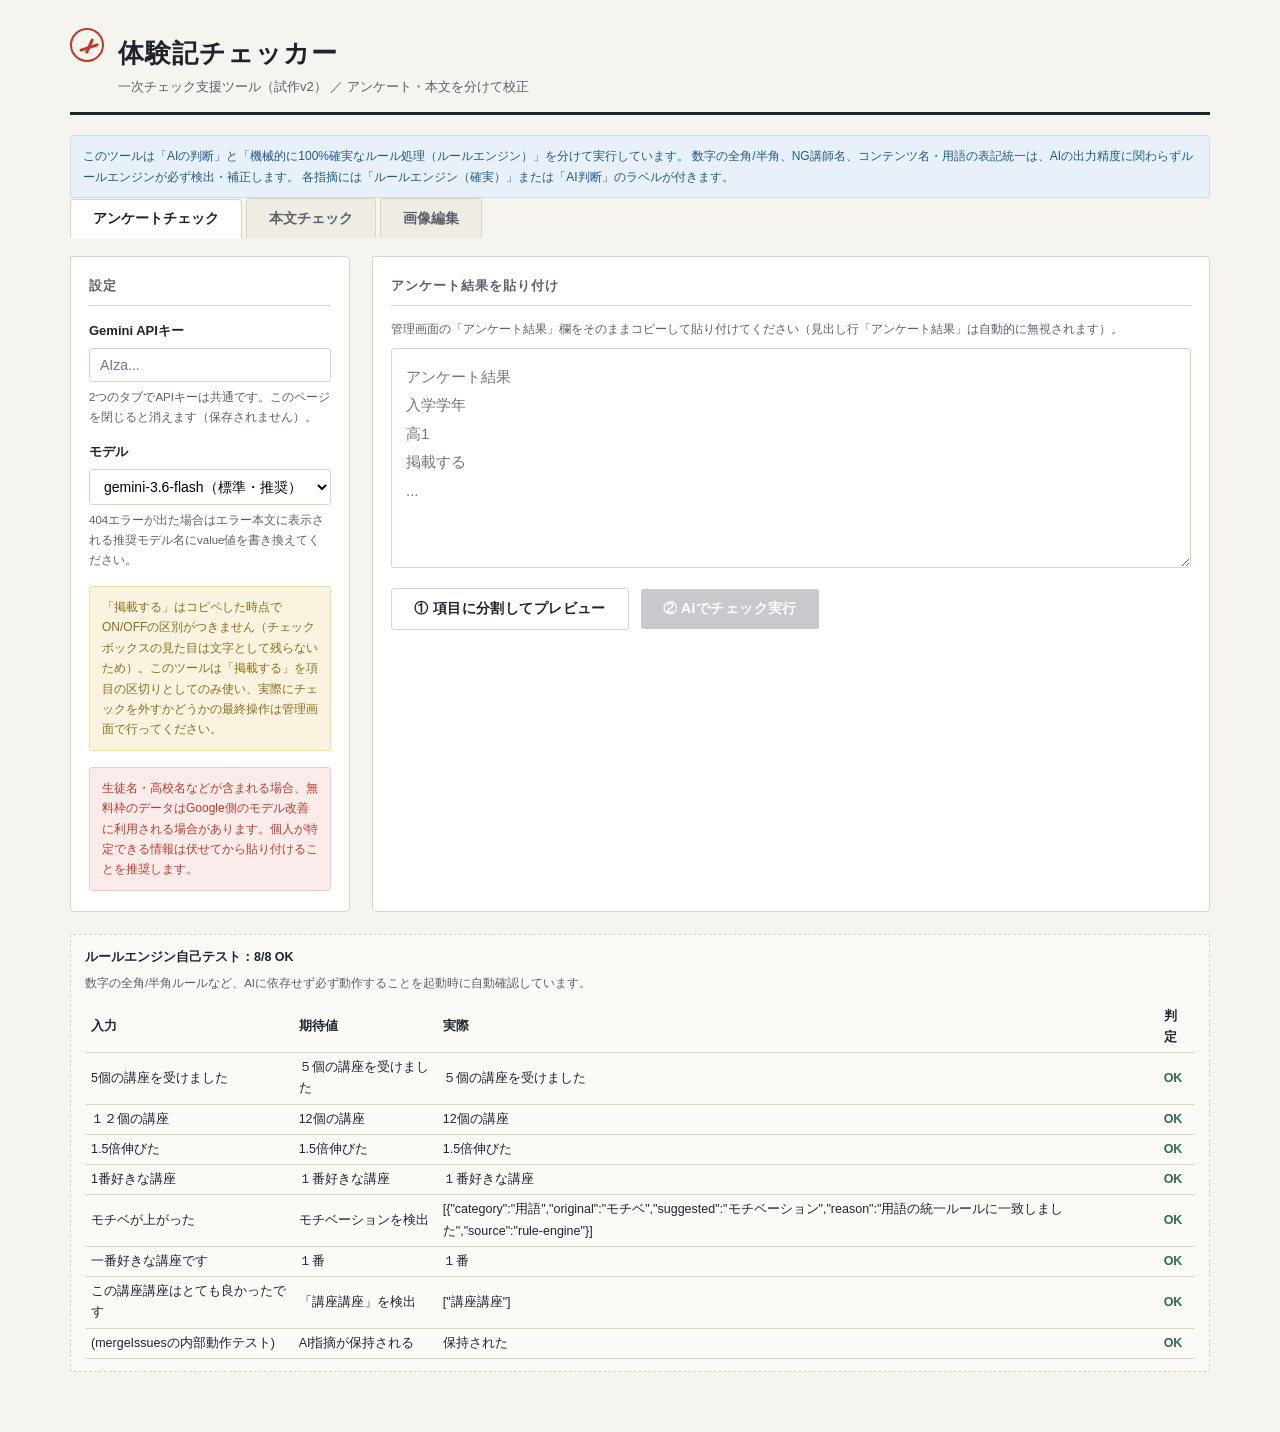
<file: index.html>
<!DOCTYPE html>
<html lang="ja">
<head>
<meta charset="UTF-8">
<title>体験記チェッカー</title>
<link rel="stylesheet" href="css/style.css">
</head>
<body>
<div class="wrap">

  <header>
    <div class="mark"></div>
    <div>
      <h1>体験記チェッカー</h1>
      <div class="sub">一次チェック支援ツール（試作v2） ／ アンケート・本文を分けて校正</div>
    </div>
  </header>

  <div class="info">
    このツールは「AIの判断」と「機械的に100%確実なルール処理（ルールエンジン）」を分けて実行しています。
    数字の全角/半角、NG講師名、コンテンツ名・用語の表記統一は、AIの出力精度に関わらずルールエンジンが必ず検出・補正します。
    各指摘には「ルールエンジン（確実）」または「AI判断」のラベルが付きます。
  </div>

  <div class="tabs">
    <button class="tab-btn active" data-tab="survey">アンケートチェック</button>
    <button class="tab-btn" data-tab="text">本文チェック</button>
    <button class="tab-btn" data-tab="image">画像編集</button>
  </div>

  <!-- ===================== アンケートタブ ===================== -->
  <div class="tab-panel active" id="tab-survey">
    <div class="grid">
      <div class="panel">
        <h2>設定</h2>
        <label for="apiKey1">Gemini APIキー</label>
        <input type="password" id="apiKey1" placeholder="AIza...">
        <div class="hint">2つのタブでAPIキーは共通です。このページを閉じると消えます（保存されません）。</div>

        <label for="model1">モデル</label>
        <select id="model1">
          <option value="gemini-3.6-flash" selected>gemini-3.6-flash（標準・推奨）</option>
          <option value="gemini-3.5-flash-lite">gemini-3.5-flash-lite（高速・大量処理向け）</option>
          <option value="gemini-3.1-pro">gemini-3.1-pro（高精度・長文脈・低レート）</option>
        </select>
        <div class="hint">404エラーが出た場合はエラー本文に表示される推奨モデル名にvalue値を書き換えてください。</div>

        <div class="note">
          「掲載する」はコピペした時点でON/OFFの区別がつきません（チェックボックスの見た目は文字として残らないため）。このツールは「掲載する」を項目の区切りとしてのみ使い、実際にチェックを外すかどうかの最終操作は管理画面で行ってください。
        </div>
        <div class="warn">
          生徒名・高校名などが含まれる場合、無料枠のデータはGoogle側のモデル改善に利用される場合があります。個人が特定できる情報は伏せてから貼り付けることを推奨します。
        </div>
      </div>

      <div class="panel">
        <h2>アンケート結果を貼り付け</h2>
        <div class="hint" style="margin-bottom:8px;">管理画面の「アンケート結果」欄をそのままコピーして貼り付けてください（見出し行「アンケート結果」は自動的に無視されます）。</div>
        <textarea id="surveyInput" placeholder="アンケート結果&#10;入学学年&#10;高1&#10;掲載する&#10;..."></textarea>

        <div class="runbar">
          <button class="run secondary" id="parseBtn">① 項目に分割してプレビュー</button>
          <button class="run" id="surveyRunBtn" disabled>② AIでチェック実行</button>
          <span class="status" id="surveyStatus"></span>
        </div>

        <div id="surveyParsePreview"></div>
        <div id="surveyResults"></div>
      </div>
    </div>
  </div>

  <!-- ===================== 本文タブ ===================== -->
  <div class="tab-panel" id="tab-text">
    <div class="grid">
      <div class="panel">
        <h2>設定</h2>
        <label for="apiKey2">Gemini APIキー</label>
        <input type="password" id="apiKey2" placeholder="AIza...">
        <div class="hint">2つのタブでAPIキーは共通です。</div>

        <label for="model2">モデル</label>
        <select id="model2">
          <option value="gemini-3.6-flash" selected>gemini-3.6-flash（標準・推奨）</option>
          <option value="gemini-3.5-flash-lite">gemini-3.5-flash-lite（高速・大量処理向け）</option>
          <option value="gemini-3.1-pro">gemini-3.1-pro（高精度・長文脈・低レート）</option>
        </select>

        <label>チェック内容</label>
        <div class="radio-row">
          <label><input type="radio" name="mode" value="proof" checked> 本文校正チェック</label>
          <label><input type="radio" name="mode" value="title"> タイトル案の生成</label>
        </div>

        <div class="warn">
          生徒名等を含む場合は無料枠へ送信する前に伏せ字にすることを推奨します。
        </div>
      </div>

      <div class="panel">
        <h2>本文入力</h2>
        <textarea id="inputText" placeholder="体験記本文を貼り付けてください"></textarea>
        <div class="countbar" id="charCount">0文字</div>
        <div class="runbar">
          <button class="run" id="runBtn">チェック実行</button>
          <span class="status" id="statusText"></span>
        </div>
        <div id="results"></div>
      </div>
    </div>
  </div>

  <!-- ===================== 画像編集タブ ===================== -->
  <div class="tab-panel" id="tab-image">
    <div class="grid">
      <div class="panel">
        <h2>設定</h2>
        <label for="recordUrl">元データのURL（末尾5桁からファイル名を自動生成）</label>
        <input type="text" id="recordUrl" placeholder="https://m24portal.toshin.com/.../edit/12345">
        <div class="hint">小画像は末尾+s、大画像は末尾+l のファイル名で書き出します。</div>

        <label for="imgFile">元画像を選択</label>
        <input type="file" id="imgFile" accept="image/*">

        <label>作成する画像</label>
        <div class="radio-row">
          <label><input type="radio" name="imgKind" value="small" checked> 小画像（正方形・50KB前後）</label>
          <label><input type="radio" name="imgKind" value="large"> 大画像（3:2・100KB前後）</label>
        </div>

        <label for="zoomSlider">拡大率</label>
        <input type="range" id="zoomSlider" min="20" max="300" value="100">
        <div class="hint">画面をドラッグして位置調整、ホイールまたはこのスライダーで拡大縮小できます。赤い点線は頭上の余白の目安です。</div>

        <div class="note">
          背景ぼかしは初回クリック時のみ数MBのモデルを読み込みます（数十秒かかる場合あり／オフライン環境では利用できません）。クロップ・リサイズ・ファイル名生成はモデル読み込み不要でその場で動作します。
        </div>
      </div>

      <div class="panel">
        <h2>クロップ・プレビュー</h2>
        <div class="crop-stage">
          <canvas id="cropCanvas" width="480" height="480" style="max-width:100%;border:1px solid var(--line);touch-action:none;cursor:grab;background:#fff;"></canvas>
          <div class="crop-guide" aria-hidden="true"></div>
        </div>

        <div class="runbar">
          <button class="run secondary" id="blurBtn">背景をぼかす（任意）</button>
          <span class="status" id="blurStatus"></span>
        </div>
        <div class="runbar" id="brushControls" style="display:none;">
          <label style="margin:0;">ブラシ：</label>
          <select id="brushMode">
            <option value="reveal-sharp">くっきり戻す（マスクの追加）</option>
            <option value="restore-blur">ぼかしを戻す（マスクの削除）</option>
          </select>
          <label style="margin:0;">サイズ：</label>
          <input type="range" id="brushSize" min="5" max="80" value="25">
        </div>

        <div class="runbar">
          <button class="run" id="exportBtn">この内容で書き出し（自動で目標サイズに調整）</button>
          <span class="status" id="exportStatus"></span>
        </div>
        <div id="exportResult"></div>
      </div>
    </div>
  </div>

  <div class="qa-panel" id="qaPanel"></div>

</div>

<script src="js/rules.js"></script>
<script src="js/rule-engine.js"></script>
<script src="js/gemini-client.js"></script>
<script src="js/app.js"></script>
<script src="js/image-editor.js"></script>
</body>
</html>
</file>
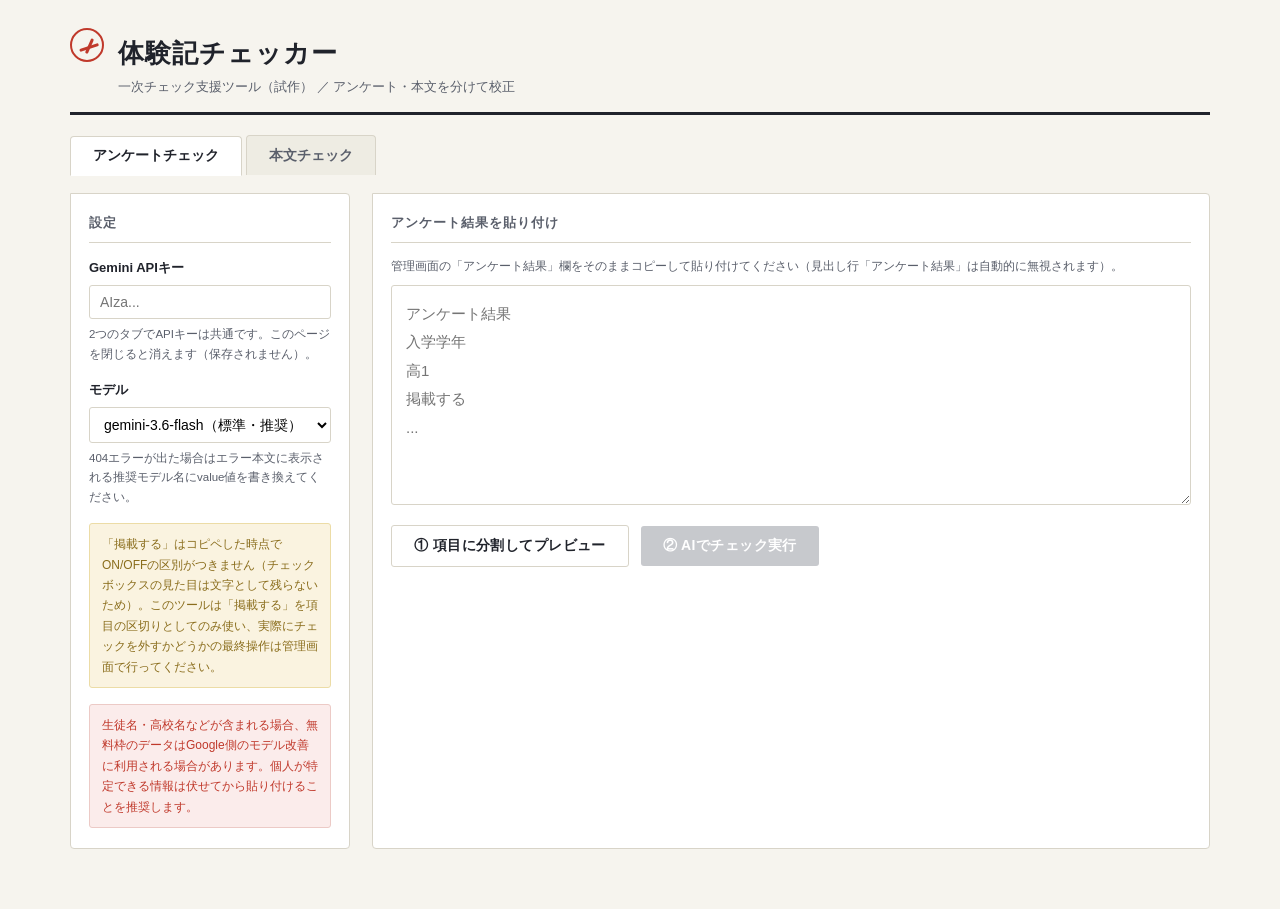
<file: taikenki_checker.html>
<!DOCTYPE html>
<html lang="ja">
<head>
<meta charset="UTF-8">
<title>体験記チェッカー</title>
<style>
  :root{
    --paper:#f6f4ee;
    --ink:#20232b;
    --ink-soft:#5a5f6b;
    --line:#d8d4c8;
    --red:#c0392b;
    --red-bg:#fbeceb;
    --green:#2f6b4f;
    --green-bg:#eaf3ee;
    --amber:#8a6d1c;
    --amber-bg:#faf3e0;
    --panel:#ffffff;
  }
  *{box-sizing:border-box;}
  body{
    margin:0;
    background:var(--paper);
    color:var(--ink);
    font-family:"Hiragino Kaku Gothic ProN","Yu Gothic",sans-serif;
    line-height:1.7;
  }
  .wrap{max-width:1180px;margin:0 auto;padding:28px 20px 60px;}

  header{
    display:flex;
    align-items:baseline;
    gap:14px;
    border-bottom:3px solid var(--ink);
    padding-bottom:14px;
    margin-bottom:20px;
  }
  header .mark{
    width:34px;height:34px;flex:none;
    border:2px solid var(--red);
    border-radius:50%;
    position:relative;
  }
  header .mark::after{
    content:"";position:absolute;left:7px;top:16px;width:20px;height:2.5px;
    background:var(--red);transform:rotate(-18deg);border-radius:2px;
  }
  header .mark::before{
    content:"";position:absolute;left:16px;top:8px;width:2.5px;height:16px;
    background:var(--red);transform:rotate(24deg);border-radius:2px;
  }
  h1{font-family:"Hiragino Mincho ProN","Yu Mincho",serif;font-size:26px;margin:0;letter-spacing:.04em;}
  header .sub{color:var(--ink-soft);font-size:13px;}

  .tabs{display:flex;gap:4px;margin-bottom:18px;}
  .tab-btn{
    padding:10px 22px;
    border:1px solid var(--line);
    border-bottom:none;
    background:#eeece3;
    color:var(--ink-soft);
    font-size:14px;
    font-weight:600;
    cursor:pointer;
    border-radius:4px 4px 0 0;
  }
  .tab-btn.active{background:var(--panel);color:var(--ink);border-bottom:1px solid var(--panel);position:relative;top:1px;}
  .tab-panel{display:none;}
  .tab-panel.active{display:block;}

  .grid{display:grid;grid-template-columns:280px 1fr;gap:22px;}
  @media (max-width:860px){.grid{grid-template-columns:1fr;}}

  .panel{background:var(--panel);border:1px solid var(--line);border-radius:0 4px 4px 4px;padding:18px 18px 20px;}
  .panel h2{font-size:13px;letter-spacing:.08em;color:var(--ink-soft);margin:0 0 14px;text-transform:uppercase;border-bottom:1px solid var(--line);padding-bottom:8px;}
  label{display:block;font-size:13px;font-weight:600;margin:14px 0 6px;}
  label:first-of-type{margin-top:0;}
  input[type=password],input[type=text],select{
    width:100%;padding:8px 10px;border:1px solid var(--line);border-radius:3px;font-size:14px;background:#fff;font-family:inherit;
  }
  .radio-row{display:flex;flex-direction:column;gap:6px;font-size:14px;}
  .radio-row label{display:flex;align-items:center;gap:8px;font-weight:400;margin:0;}
  .hint{font-size:11.5px;color:var(--ink-soft);margin-top:6px;}
  .warn{font-size:12px;background:var(--red-bg);color:var(--red);border:1px solid #eccac6;border-radius:3px;padding:10px 12px;margin-top:16px;}
  .note{font-size:12px;background:var(--amber-bg);color:var(--amber);border:1px solid #ecdca6;border-radius:3px;padding:10px 12px;margin-top:16px;}

  textarea{width:100%;min-height:220px;padding:14px;border:1px solid var(--line);border-radius:3px;font-size:15px;line-height:1.9;font-family:inherit;resize:vertical;}
  .countbar{display:flex;justify-content:flex-end;font-size:12px;color:var(--ink-soft);margin-top:4px;}
  .runbar{display:flex;align-items:center;gap:12px;margin-top:12px;flex-wrap:wrap;}
  button.run{background:var(--ink);color:#fff;border:none;padding:11px 22px;font-size:14px;font-weight:600;border-radius:3px;cursor:pointer;letter-spacing:.03em;}
  button.run.secondary{background:#fff;color:var(--ink);border:1px solid var(--line);}
  button.run:disabled{background:#9a9da5;opacity:.55;cursor:not-allowed;}
  .status{font-size:13px;color:var(--ink-soft);}

  .result-block{margin-top:26px;}
  .result-block h3{font-size:14px;margin:0 0 10px;padding-left:10px;border-left:4px solid var(--ink);}
  .issue{border:1px solid var(--line);border-left:4px solid var(--red);border-radius:3px;padding:12px 14px;margin-bottom:10px;background:#fff;}
  .issue.warn-type{border-left-color:var(--amber);}
  .issue .cat{display:inline-block;font-size:11px;color:var(--red);background:var(--red-bg);border-radius:20px;padding:2px 10px;margin-bottom:8px;}
  .issue.warn-type .cat{color:var(--amber);background:var(--amber-bg);}
  .issue .q{font-size:12px;color:var(--ink-soft);margin-bottom:4px;}
  .issue .orig{text-decoration:line-through;text-decoration-color:var(--red);color:#7a7d84;font-size:14.5px;}
  .issue .arrow{color:var(--ink-soft);margin:0 8px;}
  .issue .fix{color:var(--green);font-weight:600;font-size:14.5px;}
  .issue .reason{margin-top:6px;font-size:13px;color:var(--ink-soft);}
  .title-card{border:1px solid var(--line);border-left:4px solid var(--green);border-radius:3px;padding:12px 14px;margin-bottom:10px;background:#fff;font-size:14.5px;}
  .title-card .rank{font-size:11px;color:var(--green);background:var(--green-bg);border-radius:20px;padding:2px 10px;margin-right:10px;}
  .empty-ok{color:var(--green);font-size:14px;padding:10px 0;}
  .raw-error{background:var(--red-bg);border:1px solid #eccac6;color:var(--red);padding:12px;border-radius:3px;font-size:13px;white-space:pre-wrap;}

  table.parsed{width:100%;border-collapse:collapse;margin-top:14px;font-size:13px;}
  table.parsed th,table.parsed td{border:1px solid var(--line);padding:7px 9px;text-align:left;vertical-align:top;}
  table.parsed th{background:#eeece3;font-weight:600;}
  table.parsed td.blank{color:#b6b9c0;font-style:italic;}
  .parse-count{font-size:13px;color:var(--ink-soft);margin-top:8px;}
</style>
</head>
<body>
<div class="wrap">

  <header>
    <div class="mark"></div>
    <div>
      <h1>体験記チェッカー</h1>
      <div class="sub">一次チェック支援ツール（試作） ／ アンケート・本文を分けて校正</div>
    </div>
  </header>

  <div class="tabs">
    <button class="tab-btn active" data-tab="survey">アンケートチェック</button>
    <button class="tab-btn" data-tab="text">本文チェック</button>
  </div>

  <!-- ===================== アンケートタブ ===================== -->
  <div class="tab-panel active" id="tab-survey">
    <div class="grid">
      <div class="panel">
        <h2>設定</h2>
        <label for="apiKey1">Gemini APIキー</label>
        <input type="password" id="apiKey1" placeholder="AIza...">
        <div class="hint">2つのタブでAPIキーは共通です。このページを閉じると消えます（保存されません）。</div>

        <label for="model1">モデル</label>
        <select id="model1">
          <option value="gemini-3.6-flash" selected>gemini-3.6-flash（標準・推奨）</option>
          <option value="gemini-3.5-flash-lite">gemini-3.5-flash-lite（高速・大量処理向け）</option>
          <option value="gemini-3.1-pro">gemini-3.1-pro（高精度・長文脈・低レート）</option>
        </select>
        <div class="hint">404エラーが出た場合はエラー本文に表示される推奨モデル名にvalue値を書き換えてください。</div>

        <div class="note">
          「掲載する」はコピペした時点でON/OFFの区別がつきません（チェックボックスの見た目は文字として残らないため）。このツールは「掲載する」を項目の区切りとしてのみ使い、実際にチェックを外すかどうかの最終操作は管理画面で行ってください。
        </div>
        <div class="warn">
          生徒名・高校名などが含まれる場合、無料枠のデータはGoogle側のモデル改善に利用される場合があります。個人が特定できる情報は伏せてから貼り付けることを推奨します。
        </div>
      </div>

      <div class="panel">
        <h2>アンケート結果を貼り付け</h2>
        <div class="hint" style="margin-bottom:8px;">管理画面の「アンケート結果」欄をそのままコピーして貼り付けてください（見出し行「アンケート結果」は自動的に無視されます）。</div>
        <textarea id="surveyInput" placeholder="アンケート結果&#10;入学学年&#10;高1&#10;掲載する&#10;..."></textarea>

        <div class="runbar">
          <button class="run secondary" id="parseBtn">① 項目に分割してプレビュー</button>
          <button class="run" id="surveyRunBtn" disabled>② AIでチェック実行</button>
          <span class="status" id="surveyStatus"></span>
        </div>

        <div id="surveyParsePreview"></div>
        <div id="surveyResults"></div>
      </div>
    </div>
  </div>

  <!-- ===================== 本文タブ ===================== -->
  <div class="tab-panel" id="tab-text">
    <div class="grid">
      <div class="panel">
        <h2>設定</h2>
        <label for="apiKey2">Gemini APIキー</label>
        <input type="password" id="apiKey2" placeholder="AIza...">
        <div class="hint">2つのタブでAPIキーは共通です。</div>

        <label for="model2">モデル</label>
        <select id="model2">
          <option value="gemini-3.6-flash" selected>gemini-3.6-flash（標準・推奨）</option>
          <option value="gemini-3.5-flash-lite">gemini-3.5-flash-lite（高速・大量処理向け）</option>
          <option value="gemini-3.1-pro">gemini-3.1-pro（高精度・長文脈・低レート）</option>
        </select>

        <label>チェック内容</label>
        <div class="radio-row">
          <label><input type="radio" name="mode" value="proof" checked> 本文校正チェック</label>
          <label><input type="radio" name="mode" value="title"> タイトル案の生成</label>
        </div>

        <div class="warn">
          生徒名等を含む場合は無料枠へ送信する前に伏せ字にすることを推奨します。
        </div>
      </div>

      <div class="panel">
        <h2>本文入力</h2>
        <textarea id="inputText" placeholder="体験記本文を貼り付けてください"></textarea>
        <div class="countbar" id="charCount">0文字</div>
        <div class="runbar">
          <button class="run" id="runBtn">チェック実行</button>
          <span class="status" id="statusText"></span>
        </div>
        <div id="results"></div>
      </div>
    </div>
  </div>

</div>

<script>
/* ============ タブ切り替え ============ */
document.querySelectorAll(".tab-btn").forEach(btn=>{
  btn.addEventListener("click",()=>{
    document.querySelectorAll(".tab-btn").forEach(b=>b.classList.remove("active"));
    document.querySelectorAll(".tab-panel").forEach(p=>p.classList.remove("active"));
    btn.classList.add("active");
    document.getElementById("tab-"+btn.dataset.tab).classList.add("active");
  });
});

/* ============ 共通ルール ============ */
const RULES = {
  ngTeachers: [
    "福崎伍郎","山中博","横山雅彦","太庸吉","森田鉄也","西きょうじ",
    "鹿野俊之","熊代淳",
    "宗慶二","吉野敬介","河本敏浩","樋口裕一","神崎史彦","板野博行","出口汪",
    "高橋法彦","山川喜輝",
    "齊藤整","野島博之","佐野雅彦","高橋和明"
  ],
  contentNamePairs: [
    ["高速基礎マスター／高マス","高速マスター基礎力養成講座"],
    ["映像授業／動画での授業／オンライン授業","映像による授業"],
    ["センター模試","共通テスト本番レベル模試"],
    ["過去問講座／センター対策","過去問演習講座大学入学共通テスト対策"],
    ["共通テスト試験同日模試","共通テスト同日体験受験"],
    ["志望校対策・志望校別単元ジャンル演習講座（連続表現）","志望校別単元ジャンル演習講座"],
    ["大門別演習","大問別演習"],
    ["英単語1800","共通テスト対応英単語1800"],
    ["修了判定テスト／修判","講座修了判定テスト"],
    ["青山・立教大対策長文読解","青山・立教大対策英語長文読解"],
    ["難関大本番レベル記述模試","早慶上理・難関国公立大模試"],
    ["有名大本番レベル記述模試","全国有名国公私大模試"],
    ["千問テスト／1000題テスト","千題テスト"],
    ["共通テストの過去問","過去問演習講座大学入学共通テスト対策"],
    ["大学入学共通テスト対策 ○○（コンテンツ名なし表記）","過去問演習講座大学入学共通テスト対策 ○○"]
  ],
  wordPairs: [
    ["入塾","入学"],["塾／校舎","東進"],["GM／グルミ／グループ・ミーティング","チームミーティング"],
    ["チューター／担任助手（単体呼称として不適切な場合）","担任助手の方"],["担任／社員／校舎長","担任の先生"],
    ["ＨＲ","ホームルーム"],["一人称／自分","（男）僕は／（女）私は"],["赤本／青チャート","本または過去問"],
    ["MARCH","明青立法中"],["園田先生","苑田先生"],["山口先生","やまぐち先生"],
    ["モチベ","モチベーション"],["共テ","共通テスト"],["冬季","冬期"],["自分は～","僕は～ or 私は～"],
    ["一番","1番"],["返却が早い","返却が速い"]
  ],
  deleteItems: [
    "第一志望校不合格の記述（本文全体に及ぶ場合は処理対象外の疑いあり、指摘のみ）",
    "合格した大学より上位の大学向け講座・模試を勧めている（不合格を疑わせる内容）",
    "本人の合格実績より明らかにハイレベルな講座・模試の推奨",
    "東進模試が共通テストより難しいという趣旨の記述",
    "高校の批判と受け取れる内容",
    "競合他社の名称・商品（例外：英進館、田中学習会、英検は削除不要）",
    "東進への要望・不満",
    "授業のネタバレ",
    "受験勉強と明らかに関係ない内容",
    "担任・担任助手・友人の固有名詞",
    "入学理由が「親に言われて」など自主性のない記述",
    "高2の3月を高3の3月のように学年と時期を誤って記載している箇所",
    "入学大学より明らかにレベルの高い模試・講座への言及",
    "同一コンテンツについて別の設問で重複回答している場合の重複分"
  ],
  styleRules: [
    "一人称は男子なら「僕」、女子なら「私」に統一する",
    "誤字脱字（句読点の「，」など不適切な記号も含む）を修正する",
    "段落は適度に分け、段落間は一行空ける。字下げはしない",
    "偉そうな言い切り口調は「です・ます」調に直す",
    "語尾は「です・ます」調か「だ・である」調のどちらかに統一する",
    "アンケート本文「おすすめする理由」の文末（〜からをつけるか否か）は統一する",
    "略称は使わない（例：共テ→共通テスト）",
    "数字は一桁のときは全角、二桁以上は半角にする（自由記述の文章にのみ適用。年齢や活動日数など単独の数値管理項目には適用しない）",
    "漢数字は算用数字に統一する（見づらいため）",
    "ら抜き言葉など日本語として誤った表現は修正する"
  ],
  titleRules: {
    priority: [
      "最優先：1・2年生の頃に有効なことができている内容",
      "ビフォーアフターが分かるもの（例：具体的な点数、判定の変化）",
      "人間的な成長（例：受験を通して〜）",
      "東進のコンテンツを推すもの",
      "高校生のためになるような情報（例：やっておいてよかったこと、試験前のルーティーンなど）",
      "その他文章でよさそうなところ（例：名言っぽいもの、将来の目標など）"
    ],
    format: "本人の文章から抜き出す。そのまま抜き出すと長い場合は、内容が一致していれば語尾など細部の調整はOK（創作は禁止）。文字数は20字以内が理想、長くても40字以内に収める。"
  },
  surveyRules: [
    "「なし」「参加していない」「NO」「特になし」など掲載する意味のない回答は削除対象とする",
    "役職は 部長（主将・キャプテン）・副部長・マネージャー・会計係・ポジション名・パートリーダー等は掲載可、部員・平部員・補欠・ベンチ等は削除対象",
    "引退時期が2年12月より前（早期引退）の場合は削除対象",
    "週の平均活動日数が2日以下の場合は削除対象",
    "「東進を知ったきっかけ」に数字だけが残っている場合は削除対象（本来は選択式で、自由記述欄に数値コードが紛れ込んでいる）",
    "「その他を選んだ場合はこちらに記入して下さい」の欄に記入が残っている場合、選択式の内容と重複していないか確認し、不要なら削除対象",
    "高2の3月と高3の3月など、学年と時期の対応が矛盾している場合は指摘する",
    "入学した大学よりも明らかにレベルの高い模試・講座への言及は削除対象",
    "同じ主旨の設問（例：複数回登場する「東進のおすすめは?」等）で同一コンテンツ名が重複している場合、いずれか1つに絞ることを提案する",
    "入学理由等に「親に言われて」のような自主性のない記述がある場合は削除対象",
    "ら抜き言葉など日本語として誤った表現は修正する",
    "自由記述の文中の一人称は「自分」ではなく「僕」または「私」に統一する",
    "略称（共テ、モチベ、冬季 等）は正式表記に直す（共テ→共通テスト、モチベ→モチベーション、冬季→冬期）",
    "漢数字の数字表現（例：一番）は算用数字（1番）に直す",
    "コンテンツ名・講師名の表記ゆれは本文チェックと同じ辞書でチェックする"
  ]
};

function escapeHtml(str){
  return String(str).replace(/[&<>"']/g, s=>({"&":"&amp;","<":"&lt;",">":"&gt;",'"':"&quot;","'":"&#39;"}[s]));
}
function extractJson(raw){
  let s = raw.trim();
  s = s.replace(/^```json/i,"").replace(/^```/,"").replace(/```$/,"").trim();
  const start = s.indexOf("{");
  const end = s.lastIndexOf("}");
  if(start===-1||end===-1) throw new Error("JSON部分が見つかりませんでした。モデルの応答:\n"+raw.slice(0,500));
  return JSON.parse(s.slice(start,end+1));
}
async function callGemini(apiKey, model, prompt){
  const res = await fetch(`https://generativelanguage.googleapis.com/v1beta/models/${model}:generateContent`,{
    method:"POST",
    headers:{ "Content-Type":"application/json", "x-goog-api-key": apiKey },
    body: JSON.stringify({
      contents:[{parts:[{text: prompt}]}],
      generationConfig:{ responseMimeType:"application/json" }
    })
  });
  if(!res.ok){
    const errText = await res.text();
    throw new Error(`APIエラー（${res.status}）: ${errText.slice(0,400)}\n\n※404の場合はモデル名が廃止されている可能性があります。エラー本文中の推奨モデル名に「モデル」欄のvalue値を書き換えてください。`);
  }
  const json = await res.json();
  const raw = json?.candidates?.[0]?.content?.parts?.map(p=>p.text||"").join("") || "";
  if(!raw) throw new Error("モデルから応答テキストを取得できませんでした。");
  return extractJson(raw);
}

/* ============ 本文チェックタブ ============ */
const inputText = document.getElementById("inputText");
const charCount = document.getElementById("charCount");
inputText.addEventListener("input", ()=>{
  charCount.textContent = inputText.value.length + "文字";
});

function buildProofPrompt(text){
  return `あなたは大学受験合格体験記サイトの一次チェック担当者です。以下のルールに基づき、入力された本文の問題点を指摘してください。

# ルール1：NGの講師名（本文に含まれていたら必ず指摘し、削除を提案する）
${RULES.ngTeachers.join("、")}

# ルール2：コンテンツ名の表記統一（誤り→正しい表記）
${RULES.contentNamePairs.map(p=>`${p[0]} → ${p[1]}`).join("\n")}

# ルール3：用語の言い換え（誤り→正しい表記。ただし「GMARCH」はそのままでよい）
${RULES.wordPairs.map(p=>`${p[0]} → ${p[1]}`).join("\n")}

# ルール4：削除すべき内容
${RULES.deleteItems.map(s=>"・"+s).join("\n")}

# ルール5：文体・表記ルール
${RULES.styleRules.map(s=>"・"+s).join("\n")}

# 入力本文
"""
${text}
"""

# 出力形式（重要）
- 必ずJSONのみを出力すること。前置き、説明文、コードブロックの記号（\`\`\`）は一切付けない。
- 問題が見つからない場合は issues を空配列にする。確信が持てない指摘は無理に作らない。
- スキーマ：
{"issues":[{"category":"講師名 | コンテンツ名 | 用語 | 削除項目 | 文体表記 | 誤字脱字","original":"該当箇所の原文抜粋","suggested":"修正案（削除の場合は空文字でよい）","reason":"指摘理由の説明（1文）"}]}`;
}
function buildTitlePrompt(text){
  return `あなたは大学受験合格体験記サイトのタイトル付け担当者です。以下のルールに基づき、入力された本文からタイトル案を5つ作成してください。

# タイトル作成ルール
${RULES.titleRules.format}

# 優先順位（上から優先。内容が複数の優先項目にまたがる場合は最も優先度が高いものを基準にする）
${RULES.titleRules.priority.map((s,i)=>(i+1)+". "+s).join("\n")}

# 入力本文
"""
${text}
"""

# 出力形式（重要）
- 必ずJSONのみを出力すること。前置き、説明文、コードブロックの記号は一切付けない。
- スキーマ：
{"titles":[{"text":"タイトル案","basis":"本文中のどの部分を根拠にしたか","priorityMatched":"該当する優先項目の要約"}]}`;
}
function renderProofResults(data){
  const box = document.getElementById("results");
  const issues = Array.isArray(data.issues) ? data.issues : [];
  if(issues.length===0){
    box.innerHTML = `<div class="result-block"><h3>結果</h3><div class="empty-ok">ルールに明確に該当する問題は見つかりませんでした。目視での最終確認は必ず行ってください。</div></div>`;
    return;
  }
  const rows = issues.map(it=>{
    const fix = it.suggested && it.suggested.trim().length>0
      ? `<span class="arrow">→</span><span class="fix">${escapeHtml(it.suggested)}</span>`
      : `<span class="arrow">→</span><span class="fix">削除を検討</span>`;
    return `<div class="issue">
      <span class="cat">${escapeHtml(it.category||"指摘")}</span>
      <div><span class="orig">${escapeHtml(it.original||"")}</span>${fix}</div>
      <div class="reason">${escapeHtml(it.reason||"")}</div>
    </div>`;
  }).join("");
  box.innerHTML = `<div class="result-block"><h3>指摘事項（${issues.length}件）</h3>${rows}</div>`;
}
function renderTitleResults(data){
  const box = document.getElementById("results");
  const titles = Array.isArray(data.titles) ? data.titles : [];
  if(titles.length===0){
    box.innerHTML = `<div class="result-block"><h3>結果</h3><div class="empty-ok">タイトル案を生成できませんでした。本文が短すぎる可能性があります。</div></div>`;
    return;
  }
  const rows = titles.map((t,i)=>`<div class="title-card">
      <span class="rank">案${i+1}</span><strong>${escapeHtml(t.text||"")}</strong>
      <div class="reason" style="margin-top:6px;">根拠：${escapeHtml(t.basis||"")}／該当区分：${escapeHtml(t.priorityMatched||"")}</div>
    </div>`).join("");
  box.innerHTML = `<div class="result-block"><h3>タイトル案</h3>${rows}</div>`;
}

document.getElementById("runBtn").addEventListener("click", async ()=>{
  const apiKey = document.getElementById("apiKey2").value.trim();
  const model = document.getElementById("model2").value;
  const mode = document.querySelector('input[name="mode"]:checked').value;
  const text = inputText.value.trim();
  const statusEl = document.getElementById("statusText");
  const runBtn = document.getElementById("runBtn");
  const resultsEl = document.getElementById("results");

  resultsEl.innerHTML = "";
  if(!apiKey){ statusEl.textContent = "APIキーを入力してください。"; return; }
  if(!text){ statusEl.textContent = "本文を入力してください。"; return; }

  runBtn.disabled = true;
  statusEl.textContent = "チェック中…";
  try{
    const prompt = mode==="proof" ? buildProofPrompt(text) : buildTitlePrompt(text);
    const data = await callGemini(apiKey, model, prompt);
    if(mode==="proof") renderProofResults(data); else renderTitleResults(data);
    statusEl.textContent = "完了";
  }catch(err){
    resultsEl.innerHTML = `<div class="result-block"><h3>エラー</h3><div class="raw-error">${escapeHtml(err.message||String(err))}</div></div>`;
    statusEl.textContent = "エラーが発生しました";
  }finally{
    runBtn.disabled = false;
  }
});

/* ============ アンケートチェックタブ ============ */
function parseSurveyDump(raw){
  const lines = raw.split(/\r?\n/).map(l=>l.trim())
    .filter(l=>l.length>0 && l !== "アンケート結果");
  const records = [];
  let i = 0;
  while(i < lines.length){
    const question = lines[i]; i++;
    const answerLines = [];
    while(i < lines.length && lines[i] !== "掲載する" && lines[i] !== "掲載しない"){
      answerLines.push(lines[i]); i++;
    }
    let published = null;
    if(i < lines.length){
      published = (lines[i] === "掲載する");
      i++;
    }
    records.push({ question, answer: answerLines.join("\n"), published });
  }
  return records;
}

let lastParsedRecords = [];

document.getElementById("parseBtn").addEventListener("click", ()=>{
  const raw = document.getElementById("surveyInput").value;
  const previewEl = document.getElementById("surveyParsePreview");
  document.getElementById("surveyResults").innerHTML = "";
  if(!raw.trim()){
    previewEl.innerHTML = `<div class="hint">貼り付け欄が空です。</div>`;
    document.getElementById("surveyRunBtn").disabled = true;
    return;
  }
  const records = parseSurveyDump(raw);
  lastParsedRecords = records;

  const rows = records.map((r,idx)=>{
    const answerCell = r.answer.length>0
      ? escapeHtml(r.answer).replace(/\n/g,"<br>")
      : `<span class="blank">（空欄）</span>`;
    return `<tr><td>${idx+1}</td><td>${escapeHtml(r.question)}</td><td>${answerCell}</td></tr>`;
  }).join("");

  previewEl.innerHTML = `
    <table class="parsed">
      <thead><tr><th>#</th><th>質問</th><th>回答</th></tr></thead>
      <tbody>${rows}</tbody>
    </table>
    <div class="parse-count">${records.length}件の項目に分割しました。内容が正しく分かれているか確認してから「② AIでチェック実行」を押してください。</div>
  `;
  document.getElementById("surveyRunBtn").disabled = records.length===0;
});

function buildSurveyPrompt(records){
  const recordsJson = JSON.stringify(
    records.map((r,i)=>({ index:i, question:r.question, answer:r.answer })),
    null, 0
  );
  return `あなたは大学受験合格体験記サイトのアンケート回答チェック担当者です。以下のルールに基づき、各回答項目の問題点を指摘してください。

# アンケートチェックのルール
${RULES.surveyRules.map(s=>"・"+s).join("\n")}

# コンテンツ名の表記統一（誤り→正しい表記）
${RULES.contentNamePairs.map(p=>`${p[0]} → ${p[1]}`).join("\n")}

# 用語の言い換え（誤り→正しい表記。ただし「GMARCH」はそのままでよい）
${RULES.wordPairs.map(p=>`${p[0]} → ${p[1]}`).join("\n")}

# NGの講師名（含まれていたら指摘する）
${RULES.ngTeachers.join("、")}

# 入力データ（index, question, answerの配列。同じquestionが複数回登場する場合はindexで区別すること）
${recordsJson}

# 出力形式（重要）
- 必ずJSONのみを出力すること。前置き、説明文、コードブロックの記号は一切付けない。
- 問題がない項目は出力に含めない（issuesは問題のある項目のみ）。
- 空欄（answerが空文字）の項目は、削除すべき内容が残っているわけではないので、原則issuesに含めない。
- スキーマ：
{"issues":[{"index":該当するindex番号,"question":"質問文","category":"削除対象 | 表記統一 | 重複 | 矛盾 | 文体誤字","original":"該当する回答の原文（全体でよい）","suggested":"修正案（削除を提案する場合は空文字でよい）","reason":"指摘理由（1文）","actionOnPublish":"掲載するチェックを外すことを推奨する場合はtrue、修正すれば掲載継続でよい場合はfalseをbooleanで"}]}`;
}
function renderSurveyResults(data, records){
  const box = document.getElementById("surveyResults");
  const issues = Array.isArray(data.issues) ? data.issues : [];
  if(issues.length===0){
    box.innerHTML = `<div class="result-block"><h3>結果</h3><div class="empty-ok">ルールに明確に該当する問題は見つかりませんでした。目視での最終確認は必ず行ってください。</div></div>`;
    return;
  }
  const rows = issues.map(it=>{
    const warnType = it.actionOnPublish===true;
    const fix = it.suggested && it.suggested.trim().length>0
      ? `<span class="arrow">→</span><span class="fix">${escapeHtml(it.suggested)}</span>`
      : `<span class="arrow">→</span><span class="fix">${warnType?"掲載するチェックを外す":"削除を検討"}</span>`;
    return `<div class="issue ${warnType?"warn-type":""}">
      <span class="cat">${escapeHtml(it.category||"指摘")}</span>
      <div class="q">Q${(it.index!=null?it.index+1:"?")}：${escapeHtml(it.question||"")}</div>
      <div><span class="orig">${escapeHtml(it.original||"")}</span>${fix}</div>
      <div class="reason">${escapeHtml(it.reason||"")}</div>
    </div>`;
  }).join("");
  box.innerHTML = `<div class="result-block"><h3>指摘事項（${issues.length}件）</h3>${rows}
    <div class="hint">「掲載するチェックを外す」と表示された項目は、実際のチェックボックス状態を管理画面で確認したうえで操作してください（コピペからは判別できません）。</div>
  </div>`;
}

document.getElementById("surveyRunBtn").addEventListener("click", async ()=>{
  const apiKey = document.getElementById("apiKey1").value.trim();
  const model = document.getElementById("model1").value;
  const statusEl = document.getElementById("surveyStatus");
  const runBtn = document.getElementById("surveyRunBtn");
  const resultsEl = document.getElementById("surveyResults");

  resultsEl.innerHTML = "";
  if(!apiKey){ statusEl.textContent = "APIキーを入力してください。"; return; }
  if(lastParsedRecords.length===0){ statusEl.textContent = "先に「①項目に分割してプレビュー」を実行してください。"; return; }

  runBtn.disabled = true;
  statusEl.textContent = "チェック中…";
  try{
    const prompt = buildSurveyPrompt(lastParsedRecords);
    const data = await callGemini(apiKey, model, prompt);
    renderSurveyResults(data, lastParsedRecords);
    statusEl.textContent = "完了";
  }catch(err){
    resultsEl.innerHTML = `<div class="result-block"><h3>エラー</h3><div class="raw-error">${escapeHtml(err.message||String(err))}</div></div>`;
    statusEl.textContent = "エラーが発生しました";
  }finally{
    runBtn.disabled = false;
  }
});
</script>
</body>
</html>
</file>
<file: css/style.css>
:root{
  --paper:#f6f4ee;
  --ink:#20232b;
  --ink-soft:#5a5f6b;
  --line:#d8d4c8;
  --red:#c0392b;
  --red-bg:#fbeceb;
  --green:#2f6b4f;
  --green-bg:#eaf3ee;
  --amber:#8a6d1c;
  --amber-bg:#faf3e0;
  --blue:#1f5a8a;
  --blue-bg:#e8f1f9;
  --panel:#ffffff;
}
*{box-sizing:border-box;}
body{
  margin:0;
  background:var(--paper);
  color:var(--ink);
  font-family:"Hiragino Kaku Gothic ProN","Yu Gothic",sans-serif;
  line-height:1.7;
}
.wrap{max-width:1180px;margin:0 auto;padding:28px 20px 60px;}

header{
  display:flex;
  align-items:baseline;
  gap:14px;
  border-bottom:3px solid var(--ink);
  padding-bottom:14px;
  margin-bottom:20px;
}
header .mark{
  width:34px;height:34px;flex:none;
  border:2px solid var(--red);
  border-radius:50%;
  position:relative;
}
header .mark::after{
  content:"";position:absolute;left:7px;top:16px;width:20px;height:2.5px;
  background:var(--red);transform:rotate(-18deg);border-radius:2px;
}
header .mark::before{
  content:"";position:absolute;left:16px;top:8px;width:2.5px;height:16px;
  background:var(--red);transform:rotate(24deg);border-radius:2px;
}
h1{font-family:"Hiragino Mincho ProN","Yu Mincho",serif;font-size:26px;margin:0;letter-spacing:.04em;}
header .sub{color:var(--ink-soft);font-size:13px;}

.tabs{display:flex;gap:4px;margin-bottom:18px;}
.tab-btn{
  padding:10px 22px;
  border:1px solid var(--line);
  border-bottom:none;
  background:#eeece3;
  color:var(--ink-soft);
  font-size:14px;
  font-weight:600;
  cursor:pointer;
  border-radius:4px 4px 0 0;
}
.tab-btn.active{background:var(--panel);color:var(--ink);border-bottom:1px solid var(--panel);position:relative;top:1px;}
.tab-panel{display:none;}
.tab-panel.active{display:block;}

.grid{display:grid;grid-template-columns:280px 1fr;gap:22px;}
@media (max-width:860px){.grid{grid-template-columns:1fr;}}

.panel{background:var(--panel);border:1px solid var(--line);border-radius:0 4px 4px 4px;padding:18px 18px 20px;}
.panel h2{font-size:13px;letter-spacing:.08em;color:var(--ink-soft);margin:0 0 14px;text-transform:uppercase;border-bottom:1px solid var(--line);padding-bottom:8px;}
label{display:block;font-size:13px;font-weight:600;margin:14px 0 6px;}
label:first-of-type{margin-top:0;}
input[type=password],input[type=text],select{
  width:100%;padding:8px 10px;border:1px solid var(--line);border-radius:3px;font-size:14px;background:#fff;font-family:inherit;
}
.radio-row{display:flex;flex-direction:column;gap:6px;font-size:14px;}
.radio-row label{display:flex;align-items:center;gap:8px;font-weight:400;margin:0;}
.hint{font-size:11.5px;color:var(--ink-soft);margin-top:6px;}
.warn{font-size:12px;background:var(--red-bg);color:var(--red);border:1px solid #eccac6;border-radius:3px;padding:10px 12px;margin-top:16px;}
.note{font-size:12px;background:var(--amber-bg);color:var(--amber);border:1px solid #ecdca6;border-radius:3px;padding:10px 12px;margin-top:16px;}
.info{font-size:12px;background:var(--blue-bg);color:var(--blue);border:1px solid #c7dced;border-radius:3px;padding:10px 12px;margin-top:16px;}

textarea{width:100%;min-height:220px;padding:14px;border:1px solid var(--line);border-radius:3px;font-size:15px;line-height:1.9;font-family:inherit;resize:vertical;}
.countbar{display:flex;justify-content:flex-end;font-size:12px;color:var(--ink-soft);margin-top:4px;}
.runbar{display:flex;align-items:center;gap:12px;margin-top:12px;flex-wrap:wrap;}
button.run{background:var(--ink);color:#fff;border:none;padding:11px 22px;font-size:14px;font-weight:600;border-radius:3px;cursor:pointer;letter-spacing:.03em;}
button.run.secondary{background:#fff;color:var(--ink);border:1px solid var(--line);}
button.run:disabled{background:#9a9da5;opacity:.55;cursor:not-allowed;}
.status{font-size:13px;color:var(--ink-soft);}

.result-block{margin-top:26px;}
.result-block h3{font-size:14px;margin:0 0 10px;padding-left:10px;border-left:4px solid var(--ink);}
.issue{border:1px solid var(--line);border-left:4px solid var(--red);border-radius:3px;padding:12px 14px;margin-bottom:10px;background:#fff;}
.issue.warn-type{border-left-color:var(--amber);}
.issue .cat{display:inline-block;font-size:11px;color:var(--red);background:var(--red-bg);border-radius:20px;padding:2px 10px;margin-bottom:8px;margin-right:6px;}
.issue.warn-type .cat{color:var(--amber);background:var(--amber-bg);}
.issue .src{display:inline-block;font-size:10.5px;border-radius:20px;padding:2px 9px;margin-bottom:8px;font-weight:600;}
.issue .src.rule-engine{color:var(--blue);background:var(--blue-bg);}
.issue .src.ai{color:#6a4fa0;background:#efe9f7;}
.issue .q{font-size:12px;color:var(--ink-soft);margin-bottom:4px;}
.issue .orig{text-decoration:line-through;text-decoration-color:var(--red);color:#7a7d84;font-size:14.5px;}
.issue .arrow{color:var(--ink-soft);margin:0 8px;}
.issue .fix{color:var(--green);font-weight:600;font-size:14.5px;}
.issue .reason{margin-top:6px;font-size:13px;color:var(--ink-soft);}
.title-card{border:1px solid var(--line);border-left:4px solid var(--green);border-radius:3px;padding:12px 14px;margin-bottom:10px;background:#fff;font-size:14.5px;}
.title-card .rank{font-size:11px;color:var(--green);background:var(--green-bg);border-radius:20px;padding:2px 10px;margin-right:10px;}
.empty-ok{color:var(--green);font-size:14px;padding:10px 0;}
.raw-error{background:var(--red-bg);border:1px solid #eccac6;color:var(--red);padding:12px;border-radius:3px;font-size:13px;white-space:pre-wrap;}

table.parsed{width:100%;border-collapse:collapse;margin-top:14px;font-size:13px;}
table.parsed th,table.parsed td{border:1px solid var(--line);padding:7px 9px;text-align:left;vertical-align:top;}
table.parsed th{background:#eeece3;font-weight:600;}
table.parsed td.blank{color:#b6b9c0;font-style:italic;}
.parse-count{font-size:13px;color:var(--ink-soft);margin-top:8px;}

.runbar select,.runbar input[type=range]{width:auto;}
input[type=range]{width:100%;}

/* 画像編集：クロップキャンバスとガイド線（表示専用オーバーレイ） */
.crop-stage{position:relative;display:inline-block;max-width:100%;}
.crop-stage canvas{display:block;}
.crop-guide{
  position:absolute;
  left:0;
  right:0;
  top:12%; /* CropStage側の頭上余白ガイド（旧: canvas.height*0.12）と同じ位置 */
  border-top:2px dashed rgba(192,57,43,0.65);
  pointer-events:none;
}

.qa-panel{margin-top:22px;padding:12px 14px;border:1px dashed var(--line);border-radius:4px;font-size:12.5px;background:#fbfaf6;}
.qa-panel table{width:100%;border-collapse:collapse;margin-top:8px;}
.qa-panel td,.qa-panel th{padding:4px 6px;border-bottom:1px solid var(--line);text-align:left;}
.qa-pass{color:var(--green);font-weight:700;}
.qa-fail{color:var(--red);font-weight:700;}
</file>
